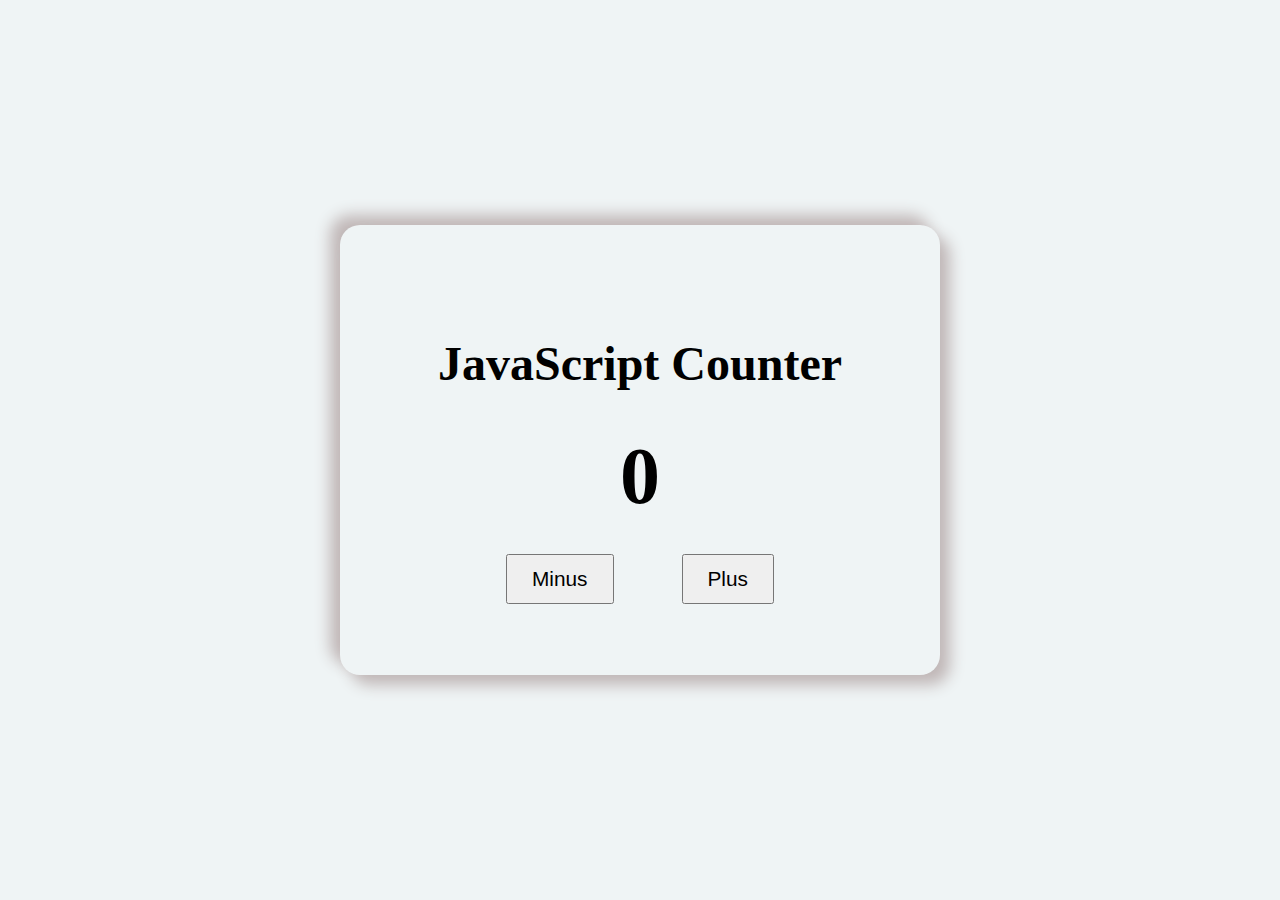
<file: Counter/index.html>
<!DOCTYPE html>
<html lang="en">
<head>
    <meta charset="UTF-8">
    <meta http-equiv="X-UA-Compatible" content="IE=edge">
    <meta name="viewport" content="width=device-width, initial-scale=1.0">
    <title>Document</title>
    <link rel="stylesheet" href="css/style.css">
</head>
<body>
    <div class="container">
        <h2 class="name">JavaScript Counter</h2>
        <h4 id="counter">0</h4>
        <div class="button-container">
            <button class="counterBtn minus">Minus</button>
            <button class="counterBtn plus">Plus</button>
        </div>
    </div>


    <script src="scripts/counter.js" type="module"></script>
</body>
</html>
</file>
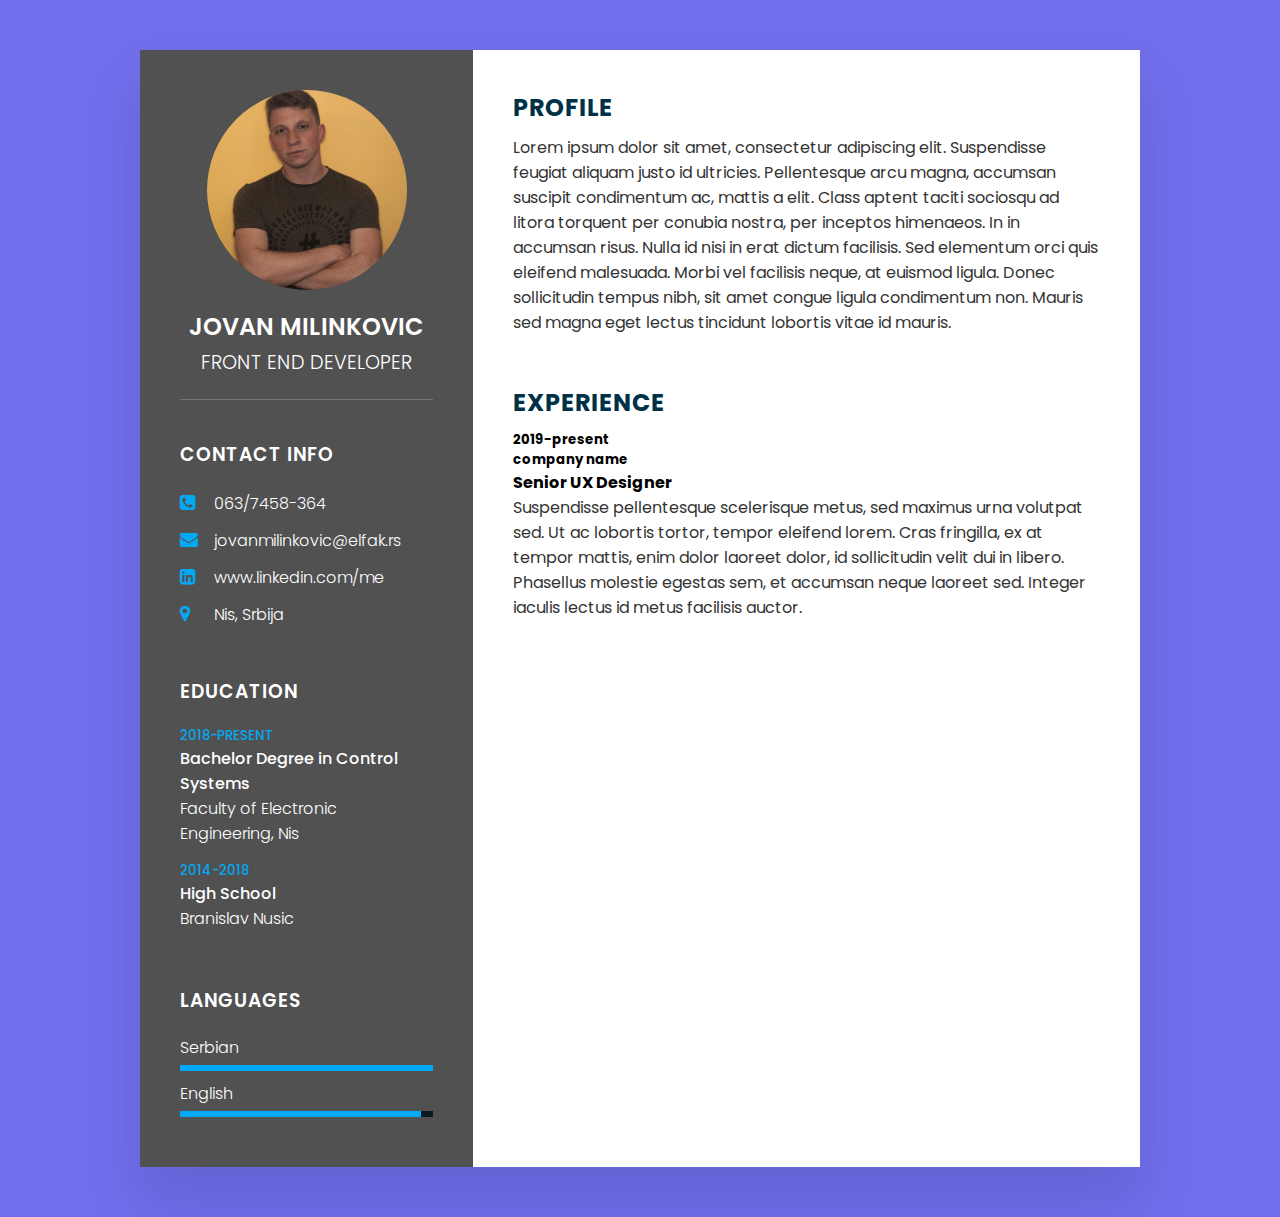
<file: CV/index.html>
<!DOCTYPE html>
<html lang="en">
<head>
    <meta charset="UTF-8">
    <meta http-equiv="X-UA-Compatible" content="IE=edge">
    <meta name="viewport" content="width=device-width, initial-scale=1.0">
    <title>CV Jovan Milinkovic</title>
    <link rel="stylesheet" href="css/style.css">
    <link rel="stylesheet" href="https://cdnjs.cloudflare.com/ajax/libs/font-awesome/4.7.0/css/font-awesome.css" integrity="sha512-5A8nwdMOWrSz20fDsjczgUidUBR8liPYU+WymTZP1lmY9G6Oc7HlZv156XqnsgNUzTyMefFTcsFH/tnJE/+xBg==" crossorigin="anonymous" referrerpolicy="no-referrer" />
</head>
<body>
    <div class="container"> <!--cela strana-->
        <div class="left">
            <div class="profileText">
                <div class="image">
                    <img src="img.jpg">
                </div>
                <h2>Jovan Milinkovic<br><span>Front End Developer</span></h2>
            </div>

            <div class="contactInfo">
                <h3 class="title">Contact Info</h3>
                <ul>
                    <li>
                        <span class="icon"><i class="fa fa-phone-square" aria-hidden="true"></i>
                        </span>
                        <span class="text">063/7458-364</span>
                    </li>
                    <li>
                        <span class="icon"><i class="fa fa-envelope" aria-hidden="true"></i></span>
                        <span class="text">jovanmilinkovic@elfak.rs</span>
                    </li>
                    <li>
                        <span class="icon"><i class="fa fa-linkedin-square" aria-hidden="true"></i>
                        </span>
                        <span class="text">www.linkedin.com/me</span>
                    </li>
                    <li>
                        <span class="icon"><i class="fa fa-map-marker" aria-hidden="true"></i>
                        </span>
                        <span class="text">Nis, Srbija</span>
                    </li>
                </ul>
            </div>
            <div class="contactInfo education">
                <h3 class="title">Education</h3>
                <ul>
                    <li>
                        <h5>2018-PRESENT</h5>
                        <h4>Bachelor Degree in Control Systems</h4>
                        <h4>Faculty of Electronic Engineering, Nis</h4>
                    </li>
                    <li>
                        <h5>2014-2018</h5>
                        <h4>High School</h4>
                        <h4>Branislav Nusic</h4>
                    </li>
                </ul>
            </div>

            <div class="contactInfo language">
                <h3 class="title">Languages</h3>
                <ul>
                    <li>
                        <span class="text">Serbian</span>
                        <span class="percent">
                            <div style="width: 100%"></div>
                        </span>
                    </li>
                    <li>
                        <span class="text">English</span>
                        <span class="percent">
                            <div style="width: 95%"></div>
                        </span>
                    </li>
                </ul>
            </div>
        </div> <!--levi deo strane-->

        <div class="right"> <!--desni deo strane-->
            <div class="about">
                <h2 class="title2">Profile</h2>
                <p>
                    Lorem ipsum dolor sit amet, consectetur adipiscing elit. Suspendisse feugiat aliquam justo id ultricies. Pellentesque arcu magna, accumsan suscipit condimentum ac, mattis a elit. Class aptent taciti sociosqu ad litora torquent per conubia nostra, per inceptos himenaeos. In in accumsan risus. Nulla id nisi in erat dictum facilisis. Sed elementum orci quis eleifend malesuada. Morbi vel facilisis neque, at euismod ligula. Donec sollicitudin tempus nibh, sit amet congue ligula condimentum non. Mauris sed magna eget lectus tincidunt lobortis vitae id mauris.
                </p>
            </div>
            <div class="about">
                <h2 class="title2">Experience</h2>
                <div class="box">
                    <div class="year_company">
                        <h5>2019-present</h5>
                        <h5>company name</h5>
                    </div>
                    <div class="text">
                        <h4>Senior UX Designer</h4>
                        <p>Suspendisse pellentesque scelerisque metus, sed maximus urna volutpat sed. Ut ac lobortis tortor, tempor eleifend lorem. Cras fringilla, ex at tempor mattis, enim dolor laoreet dolor, id sollicitudin velit dui in libero. Phasellus molestie egestas sem, et accumsan neque laoreet sed. Integer iaculis lectus id metus facilisis auctor.</p>
                    </div>
                </div>
            </div>
        </div>
    </div>
</body>
</html>
</file>
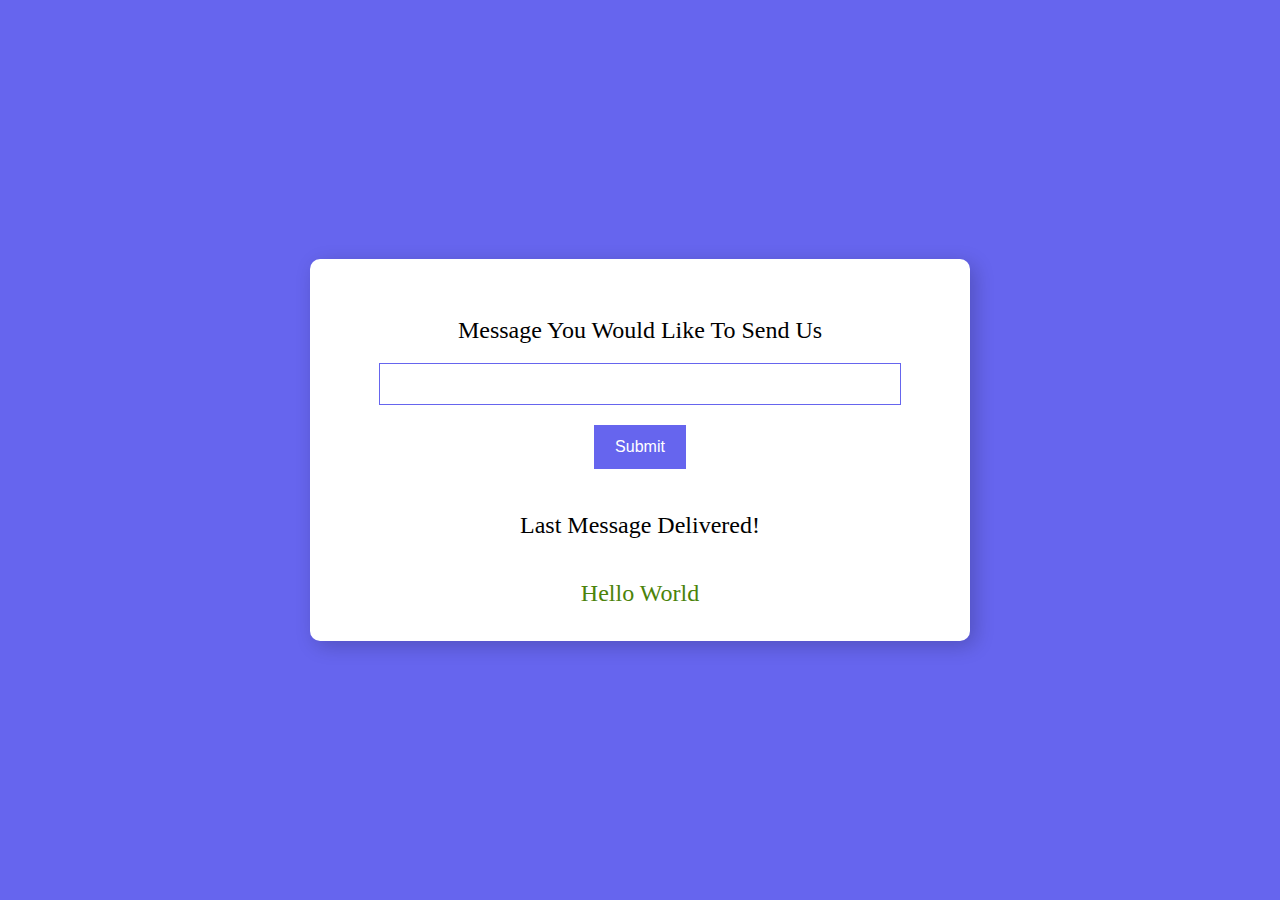
<file: Submit/index.html>
<!DOCTYPE html>
<html lang="en">
<head>
    <meta charset="UTF-8">
    <meta http-equiv="X-UA-Compatible" content="IE=edge">
    <meta name="viewport" content="width=device-width, initial-scale=1.0">
    <title>Pass The Message</title>
    <link rel="stylesheet" href="css/style.css">
</head>
<body>
    
    <div class="container">
        <h4>Message You Would Like To Send Us</h4>
        <form id="message-form">
            <input type = "text" name="" id="message" class="box" autocomplete="off">
            <input type="submit" name="" id="submitBtn" class="button">
        </form>

        <h5 class="feedback">Please enter a value to pass</h5>
        <h4 class="">Last Message Delivered!</h4>
        <h4 class="message-content">Hello World</h4>
    </div>

    <script src="scripts/main.js" type="module"></script>
</body>
</html>
</file>
<file: Counter/css/style.css>
body, html {
    display: grid;
    min-height: 100%;
    height: 100%;
    place-items: center;
    background-color: #eff4f5;
}

.container{
    width: 600px;
    height: 450px;
    box-shadow: 10px 10px 15px rgb(192, 183, 183), -10px -10px 15px rgb(192, 183, 183);
    display: flex;
    flex-direction: column;
    justify-content: center;
    align-items: center;
    border-radius: 20px;
}

.name{
    font-size: 3rem;
}

#counter{
    margin: 0 0;
    font-size: 80px;
    margin-bottom: 2rem;
}

.minus, .plus{
    font-size: 1.3rem;
    outline: none;
    padding: 0.7rem 1.5rem;
    cursor: pointer;
    margin: 0 2rem;
}
</file>
<file: CV/css/style.css>
@import url('https://fonts.googleapis.com/css?family=Poppins:200,300,400,500,600,700,800,900&display=swap');
*
{
    margin: 0;
    padding: 0;
    box-sizing: border-box;
    font-family: 'Poppins', sans-serif;
}
body{
    background-color: rgb(112, 110, 235);
    display: flex;
    justify-content: center;
    align-items: center;
    min-height: 100vh;
}

html{
    overflow-y: scroll;
    scroll-behavior: smooth;
}

.container{
    position: relative;
    width: 100%;
    max-width: 1000px;
    min-height: 1000px;
    margin: 50px;
    background: #fff;
    display: grid;
    grid-template-columns: 1fr 2fr;
    box-shadow: 0 35px 55px rgb(0,0,0,0.1);
}

.container .left{
    position: relative;
    background: #515151;
    padding: 40px;
}
.profileText{
    position: relative;
    display: flex;
    flex-direction: column;
    align-items: center;
    padding-bottom: 20px;
    border-bottom: 1px solid rgb(255,255,255,0.2);
}

.profileText .image{
    position: relative;
    width: 200px;
    height: 200px;
    border-radius: 50%;
    overflow: hidden;
}

.profileText .image img{
    position: absolute;
    top: 0;
    left: 0;
    width: 100%;
    height: 100%;
    object-fit:cover;
}

.profileText h2{
    color: #fff;
    font-size: 1.5em;
    margin-top: 20px;
    text-transform: uppercase;
    text-align: center;
    font-weight: 600;
    line-height: 1.4em;
}

.profileText h2 span{
    font-size: 0.8em;
    font-weight: 300;
}

.contactInfo{
    padding-top: 40px;
}

.title{
    color: #fff;
    text-transform: uppercase;
    font-weight: 600;
    letter-spacing: 1px;
    margin-bottom: 20px;
}

.contactInfo ul{
    position: relative;
}

.contactInfo ul li{
    position: relative;
    list-style: none;
    margin: 10px 0;
    cursor: pointer;
}

.contactInfo ul li .icon{
    display: inline-block;
    width: 30px;
    font-size: 18px;
    color: #03a9f4;
}

.contactInfo ul li span{
    color: #fff;
    font-weight: 300;
}

.contactInfo.education li{
    margin-bottom: 15px;
}

.contactInfo.education h5{
    color: #03a9f4;
    font-weight: 500;
}

.contactInfo.education h4:nth-child(2){
    color: #fff;
    font-weight: 500;
}

.contactInfo.education h4{
    color: #fff;
    font-weight: 300;
}

.contactInfo.language .percent{
    position: relative;
    width: 100%;
    height: 6px;
    background: #081921;
    display: block;
    margin-top: 5px;
}

.contactInfo.language .percent div{
    position: absolute;
    top: 0;
    left: 0;
    height: 100%;
    background: #03a9f4;
}


.container .right{
    position: relative;
    background: #fff;
    padding: 40px;
}

.about{
    margin-bottom: 50px;

}

.about:last-child{
    margin-bottom: 0;
}

.title2{
    color: #003147;
    text-transform: uppercase;
    letter-spacing: 1px;
    margin-bottom: 10px;
}

p{
    color: #333;
}
</file>
<file: Submit/css/style.css>
body, html{
    background-color: #6665ee;
    display: grid;
    height: 100%;
    place-items: center;
}

h4
{
    font-size: 1.5rem;
    margin-bottom: .5rem;
    font-family: inherit;
    font-weight: 500;
    line-height: 1.2;
    text-transform: capitalize;
}

.container{
    width: 600px;
    background-color: #fff;
    padding: 25px 30px;
    border-radius: 10px;
    box-shadow: 5px 5px 20px rgb(0,0,0,0.2);
    display: flex;
    flex-direction: column;
    justify-content: center;
    align-items: center;
    text-align: center;
}

form{
    display: flex;
    flex-direction: column;
    justify-content: center;
    align-items: center;
    text-align: center;
    width: 100%;
}

form input{
    margin: 10px 0;
    outline: none;
    border: 1px solid #6665ee;
}

form input.box{
    width: 500px;
    height: 40px;
    font-style: 1.2rem;
    padding: 0 10px;
}

form input.button{
    font-size: 1rem;
    padding: 12px 20px;
    background-color: #6665ee;
    color: #fff;
    font-weight: 500;
    cursor: pointer;
}

h5{
    background-color: #ffd4cd;
    font-size: 1.2rem;
    width: 100%;
    padding: 10px 0;
}

.feedback{
    display: none;
}

.show{
    display: block;
}

.message-content{
    color: #4b830a;
}
</file>
